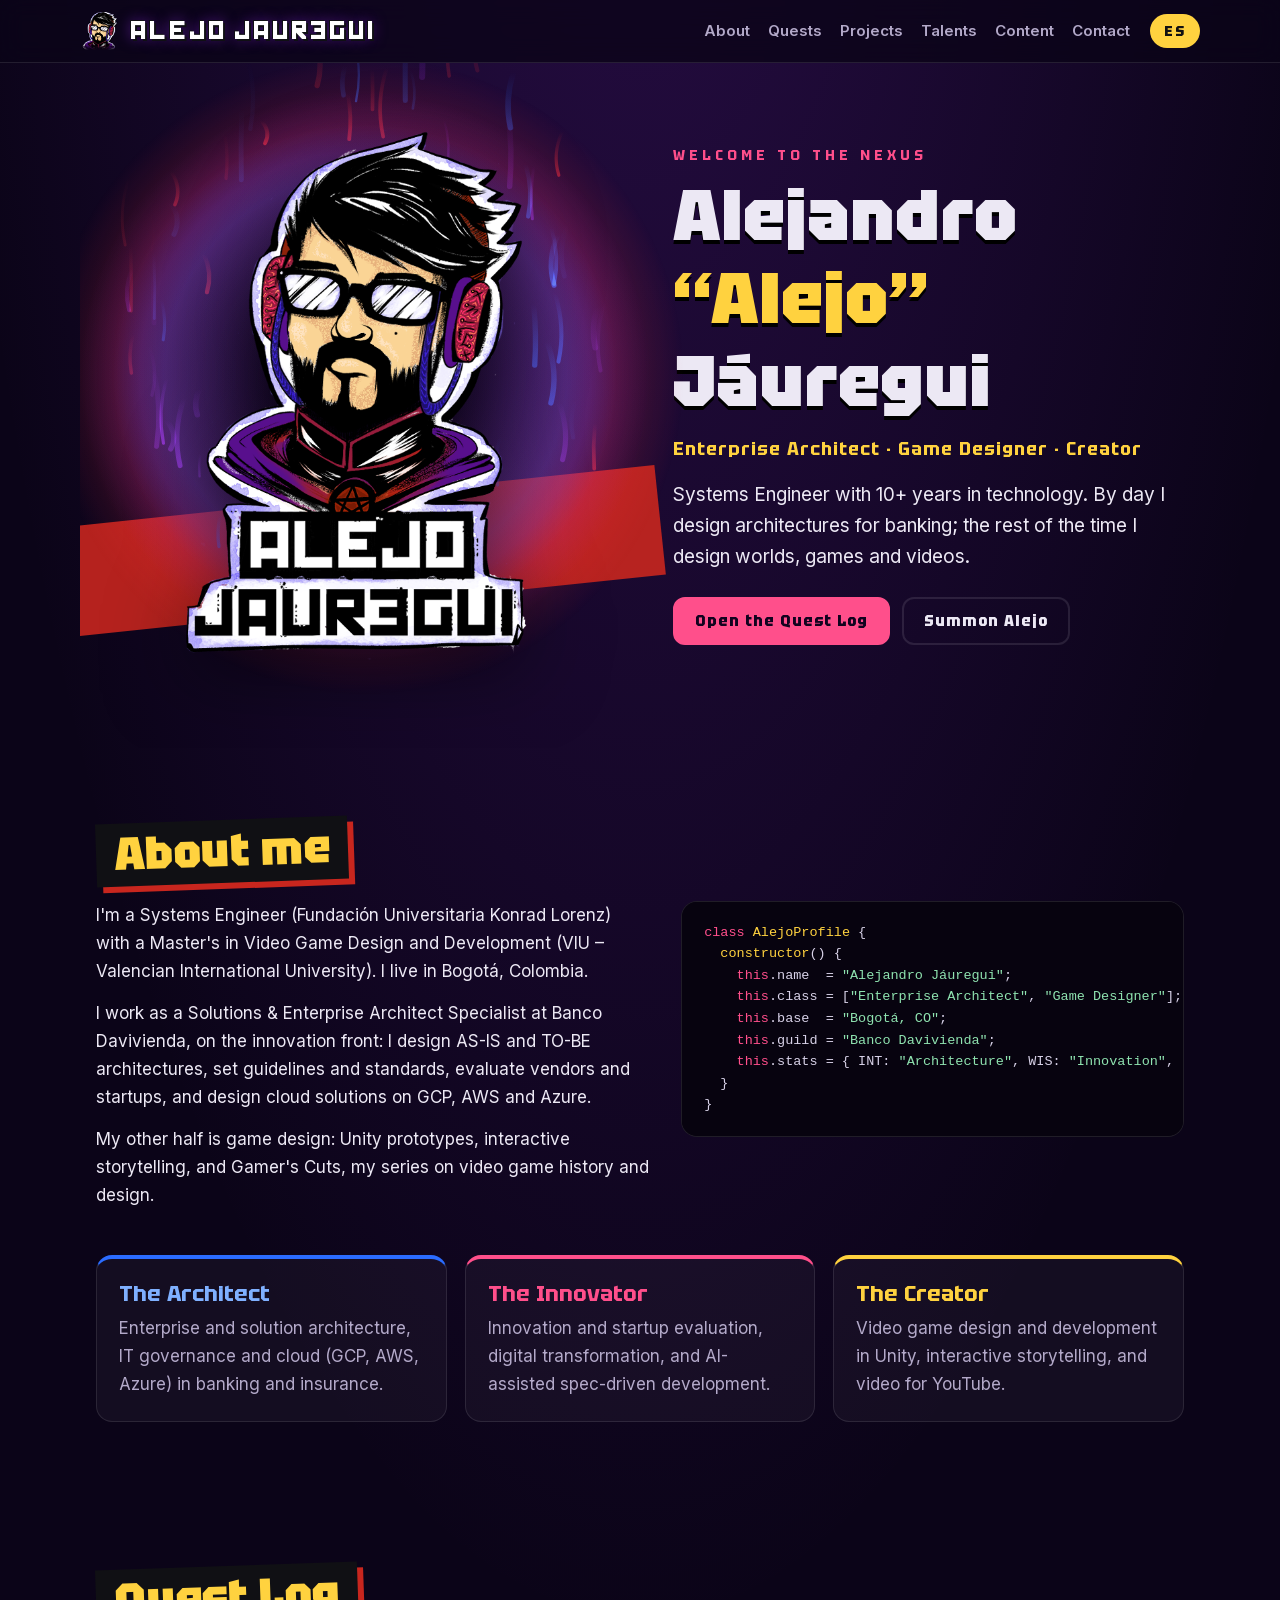
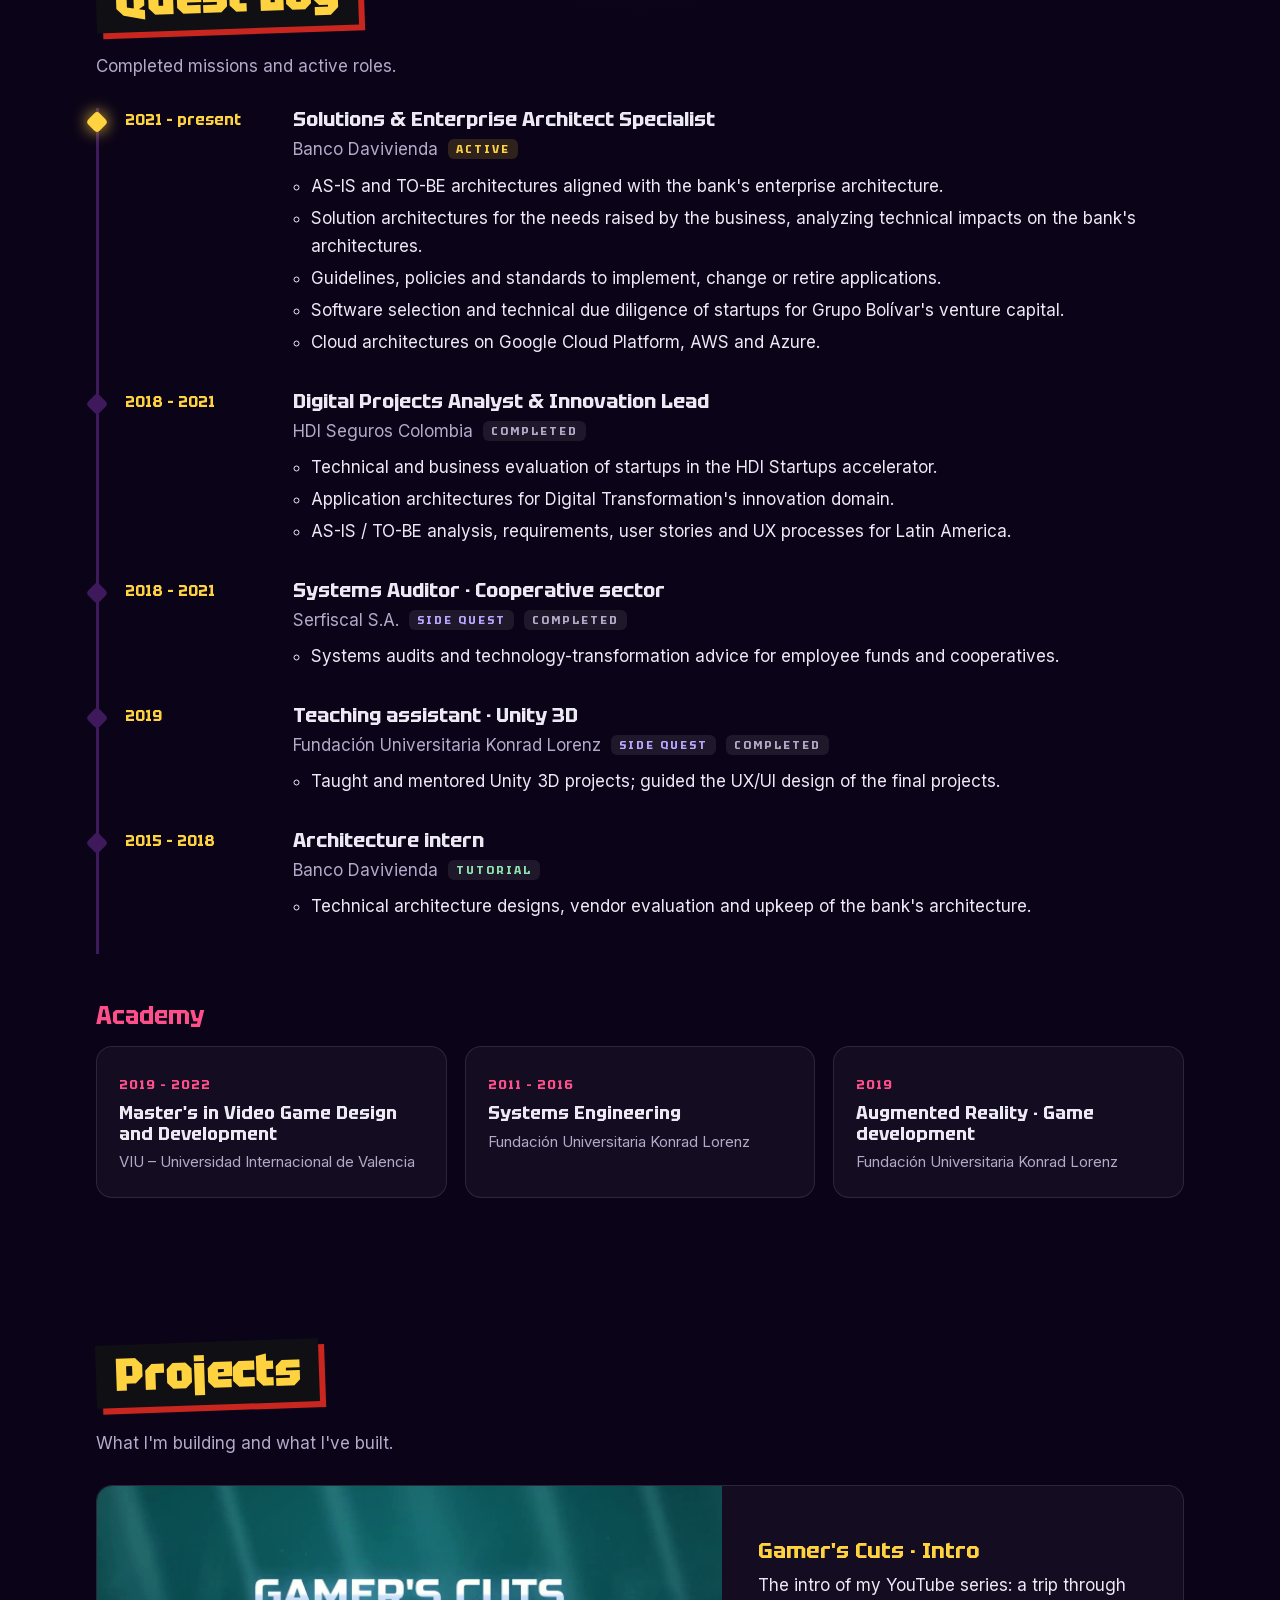
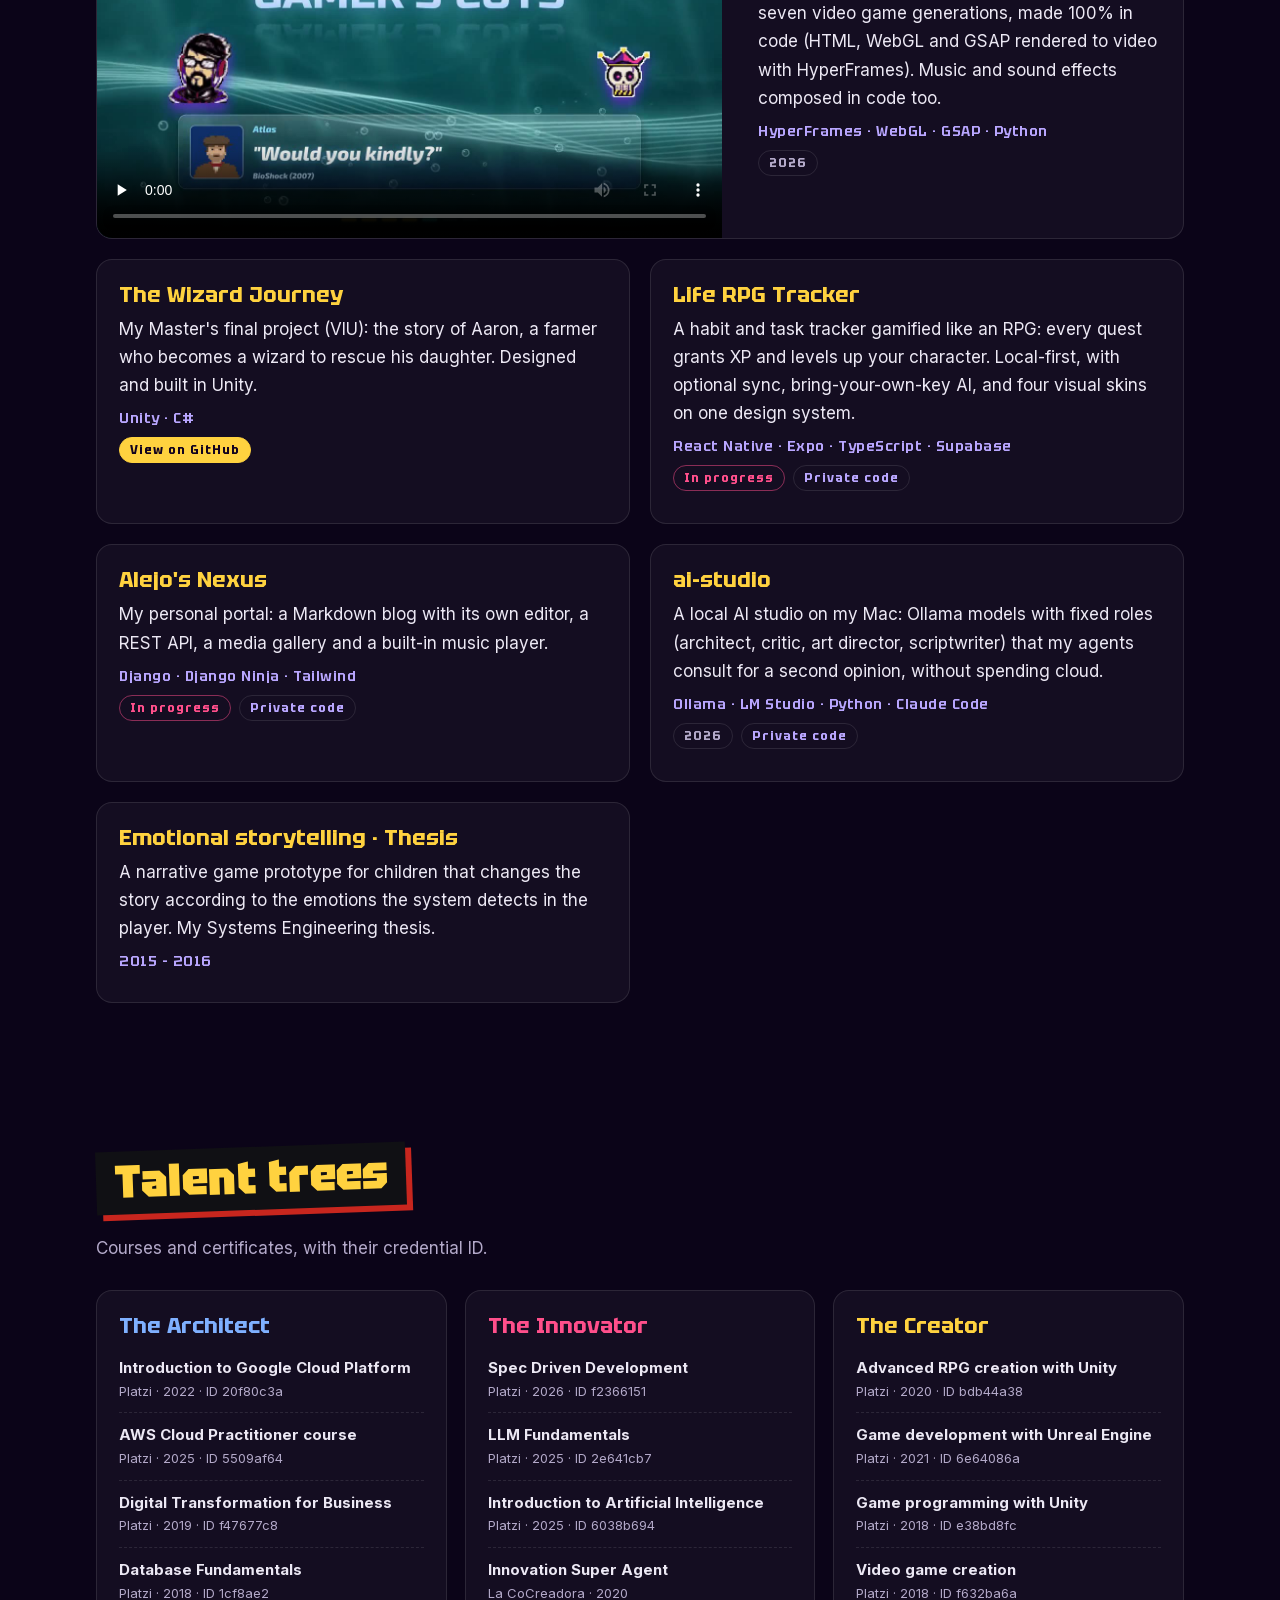
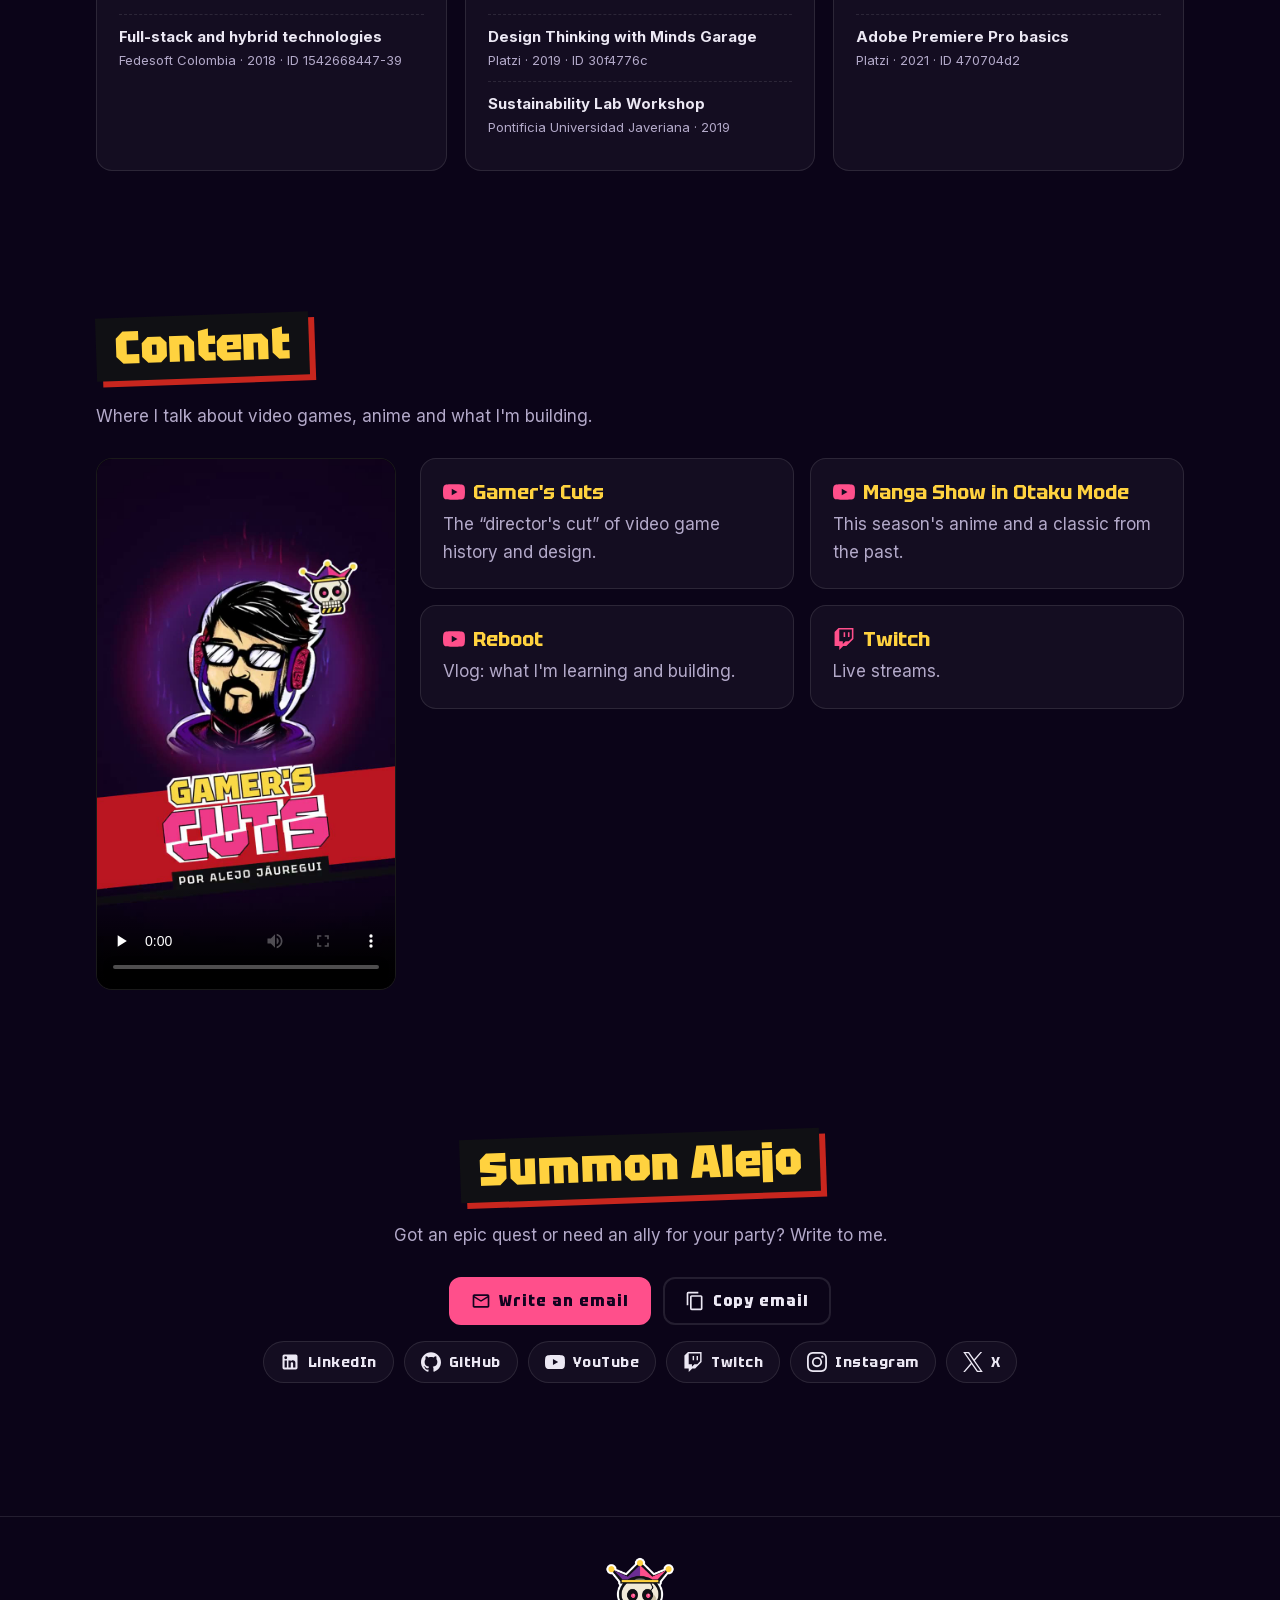
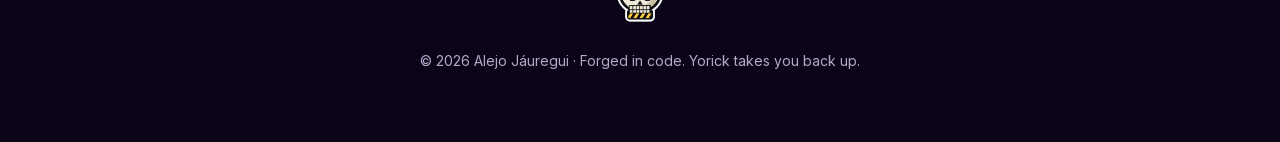
<file: index.html>
<!doctype html>
<html lang="es">
<head>
  <meta charset="UTF-8" />
  <meta name="viewport" content="width=device-width, initial-scale=1" />
  <title>Alejo Jáuregui · Enterprise Architect & Game Designer</title>
  <meta name="description" content="Alejandro (Alejo) Jáuregui: Arquitecto Empresarial en banca, Máster en Diseño y Desarrollo de Videojuegos y creador de Gamer's Cuts." />
  <meta property="og:title" content="Alejo Jáuregui · Enterprise Architect & Game Designer" />
  <meta property="og:description" content="Arquitecturas para la banca, mundos de juego y Gamer's Cuts." />
  <meta property="og:image" content="https://alejojauregui.github.io/assets/img/alejo-logo.png" />
  <meta name="theme-color" content="#0b0418" />
  <link rel="icon" href="assets/img/alejo-bust-hd.png" />
  <link rel="stylesheet" href="assets/css/site.css" />
</head>
<body>
  <a class="skip" href="#main" data-i18n="skip">Saltar al contenido</a>

  <header class="nav" id="top">
    <a class="brand" href="#hero" aria-label="Alejo Jáuregui"><img src="assets/img/alejo-bust-hd.png" alt="" width="40" height="38" /><span class="kremlin" aria-hidden="true">ALEJO JAUReGUI</span></a>
    <nav aria-label="Secciones">
      <a href="#about" data-i18n="nav.about">Sobre mí</a>
      <a href="#quests" data-i18n="nav.quests">Quests</a>
      <a href="#projects" data-i18n="nav.projects">Proyectos</a>
      <a href="#talents" data-i18n="nav.talents">Talentos</a>
      <a href="#content" data-i18n="nav.content">Contenido</a>
      <a href="#contact" data-i18n="nav.contact">Contacto</a>
    </nav>
    <button class="lang" id="lang" type="button" aria-label="Change language / Cambiar idioma">EN</button>
  </header>

  <main id="main">
    <!-- HERO -->
    <section class="hero" id="hero">
      <div class="hero-art">
        <canvas id="aura" aria-hidden="true"></canvas>
        <img class="logo" src="assets/img/alejo-logo.png" alt="Logo de Alejo Jáuregui: ilustración tipo sticker con audífonos, lentes y capa morada" width="800" height="800" />
      </div>
      <div class="hero-copy">
        <p class="kicker" data-i18n="hero.kicker">Bienvenido al Nexus</p>
        <h1>Alejandro <span class="accent">“Alejo”</span> Jáuregui</h1>
        <p class="roles"><span data-i18n="hero.r1">Arquitecto Empresarial</span> · <span>Game Designer</span> · <span data-i18n="hero.r3">Creador</span></p>
        <p class="lead" data-i18n="hero.lead">Ingeniero de Sistemas con más de 10 años en tecnología. De día diseño arquitecturas para la banca; el resto del tiempo diseño mundos, juegos y videos.</p>
        <div class="ctas">
          <a class="btn primary" href="#quests" data-i18n="hero.cta1">Ver la Quest Log</a>
          <a class="btn" href="#contact" data-i18n="hero.cta2">Invocar a Alejo</a>
        </div>
      </div>
    </section>

    <!-- ABOUT -->
    <section class="section" id="about">
      <h2 class="title" data-i18n="about.title">Sobre mí</h2>
      <div class="about">
        <div class="about-text">
          <p data-i18n="about.p1">Soy Ingeniero de Sistemas (Fundación Universitaria Konrad Lorenz) y Máster en Diseño y Desarrollo de Videojuegos (VIU – Universidad Internacional de Valencia). Vivo en Bogotá, Colombia.</p>
          <p data-i18n="about.p2">Trabajo como Especialista Arquitecto de Soluciones y Empresarial en Banco Davivienda, en el frente de innovación: diseño arquitecturas AS-IS y TO-BE, defino lineamientos y estándares, evalúo proveedores y startups, y diseño soluciones cloud en GCP, AWS y Azure.</p>
          <p data-i18n="about.p3">Mi otra mitad es el game design: prototipos en Unity, narrativa interactiva y Gamer's Cuts, mi sección sobre historia y diseño de videojuegos.</p>
        </div>
        <pre class="code" aria-label="Character sheet"><code><span class="k">class</span> <span class="c">AlejoProfile</span> {
  <span class="f">constructor</span>() {
    <span class="t">this</span>.name  = <span class="s">"Alejandro Jáuregui"</span>;
    <span class="t">this</span>.class = [<span class="s">"Enterprise Architect"</span>, <span class="s">"Game Designer"</span>];
    <span class="t">this</span>.base  = <span class="s">"Bogotá, CO"</span>;
    <span class="t">this</span>.guild = <span class="s">"Banco Davivienda"</span>;
    <span class="t">this</span>.stats = { INT: <span class="s">"Architecture"</span>, WIS: <span class="s">"Innovation"</span>, CHA: <span class="s">"Storytelling"</span> };
  }
}</code></pre>
      </div>
      <div class="facets">
        <article class="facet arch"><h3>The Architect</h3><p data-i18n="facet.arch">Arquitectura empresarial y de soluciones, gobierno de TI y nube (GCP, AWS, Azure) en banca y seguros.</p></article>
        <article class="facet inno"><h3>The Innovator</h3><p data-i18n="facet.inno">Innovación y evaluación de startups, transformación digital y desarrollo guiado por especificaciones con IA.</p></article>
        <article class="facet crea"><h3>The Creator</h3><p data-i18n="facet.crea">Diseño y desarrollo de videojuegos en Unity, narrativa interactiva y video para YouTube.</p></article>
      </div>
    </section>

    <!-- QUEST LOG -->
    <section class="section" id="quests">
      <h2 class="title" data-i18n="quests.title">Quest Log</h2>
      <p class="sub" data-i18n="quests.sub">Misiones completadas y roles activos.</p>
      <ol class="timeline">
        <li class="quest active">
          <div class="when">2021 – <span data-i18n="now">hoy</span></div>
          <div class="body">
            <h3 data-i18n="q1.role">Especialista Arquitecto de Soluciones y Empresarial</h3>
            <p class="org">Banco Davivienda <span class="tag on" data-i18n="tag.active">Activa</span></p>
            <ul>
              <li data-i18n="q1.a">Diseño de arquitecturas AS-IS y TO-BE alineadas con la arquitectura empresarial del banco.</li>
              <li data-i18n="q1.a2">Diseño de arquitecturas de soluciones para las necesidades expuestas por el negocio, analizando impactos técnicos en las arquitecturas del Banco.</li>
              <li data-i18n="q1.b">Lineamientos, políticas y estándares para implementar, modificar o retirar aplicaciones.</li>
              <li data-i18n="q1.c">Software selection y evaluación tecnológica de startups para el venture capital del Grupo Bolívar.</li>
              <li data-i18n="q1.d">Arquitecturas cloud en Google Cloud Platform, AWS y Azure.</li>
            </ul>
          </div>
        </li>
        <li class="quest">
          <div class="when">2018 – 2021</div>
          <div class="body">
            <h3 data-i18n="q2.role">Analista de Proyectos Digitales y Líder de Innovación</h3>
            <p class="org">HDI Seguros Colombia <span class="tag" data-i18n="tag.done">Completada</span></p>
            <ul>
              <li data-i18n="q2.a">Evaluación tecnológica y de negocio de startups del programa de aceleración HDI Startups.</li>
              <li data-i18n="q2.b">Arquitecturas de aplicaciones para el dominio de innovación de Transformación Digital.</li>
              <li data-i18n="q2.c">Análisis AS-IS / TO-BE, requerimientos, historias de usuario y procesos de UX para Latinoamérica.</li>
            </ul>
          </div>
        </li>
        <li class="quest">
          <div class="when">2018 – 2021</div>
          <div class="body">
            <h3 data-i18n="q3.role">Auditor de Sistemas · Sector solidario</h3>
            <p class="org">Serfiscal S.A. <span class="tag side">Side quest</span><span class="tag" data-i18n="tag.done">Completada</span></p>
            <ul><li data-i18n="q3.a">Auditorías de sistemas y asesoría de transformación tecnológica a fondos y cooperativas de empleados.</li></ul>
          </div>
        </li>
        <li class="quest">
          <div class="when">2019</div>
          <div class="body">
            <h3 data-i18n="q4.role">Docente en formación · Unity 3D</h3>
            <p class="org">Fundación Universitaria Konrad Lorenz <span class="tag side">Side quest</span><span class="tag" data-i18n="tag.done">Completada</span></p>
            <ul><li data-i18n="q4.a">Clases y acompañamiento de proyectos en Unity 3D; guía de diseño UX/UI para los proyectos finales.</li></ul>
          </div>
        </li>
        <li class="quest">
          <div class="when">2015 – 2018</div>
          <div class="body">
            <h3 data-i18n="q5.role">Practicante de Arquitectura</h3>
            <p class="org">Banco Davivienda <span class="tag tut">Tutorial</span></p>
            <ul><li data-i18n="q5.a">Diseños arquitectónicos técnicos, evaluación de proveedores y mantenimiento de la arquitectura del banco.</li></ul>
          </div>
        </li>
      </ol>
      <h3 class="subtitle" data-i18n="edu.title">Academia</h3>
      <div class="edu">
        <div class="card"><span class="year">2019 – 2022</span><h4 data-i18n="edu.viu">Máster en Diseño y Desarrollo de Videojuegos</h4><p>VIU – Universidad Internacional de Valencia</p></div>
        <div class="card"><span class="year">2011 – 2016</span><h4 data-i18n="edu.kl">Ingeniería de Sistemas</h4><p>Fundación Universitaria Konrad Lorenz</p></div>
        <div class="card"><span class="year">2019</span><h4 data-i18n="edu.ar">Realidad Aumentada · Desarrollo de videojuegos</h4><p>Fundación Universitaria Konrad Lorenz</p></div>
      </div>
    </section>

    <!-- PROJECTS -->
    <section class="section" id="projects">
      <h2 class="title" data-i18n="projects.title">Proyectos</h2>
      <p class="sub" data-i18n="projects.sub">Lo que estoy construyendo y lo que ya construí.</p>
      <div class="projects">
        <article class="project wide">
          <video controls preload="none" playsinline poster="assets/video/gamers-cuts-intro-poster.jpg" aria-label="Gamer's Cuts intro">
            <source src="assets/video/gamers-cuts-intro-720p.mp4" type="video/mp4" />
          </video>
          <div class="p-body">
            <h3>Gamer's Cuts · Intro</h3>
            <p data-i18n="p.gc">Intro de mi sección de YouTube: un viaje por siete generaciones de videojuegos, hecho 100 % con código (HTML, WebGL y GSAP renderizados a video con HyperFrames). Música y efectos de sonido compuestos en código.</p>
            <p class="stack">HyperFrames · WebGL · GSAP · Python</p>
            <p class="badges"><span class="badge" data-i18n="badge.2026">2026</span></p>
          </div>
        </article>
        <article class="project">
          <div class="p-body">
            <h3>The Wizard Journey</h3>
            <p data-i18n="p.twj">Mi trabajo final del Máster (VIU): la historia de Aaron, un granjero que se convierte en mago para rescatar a su hija. Diseño y desarrollo en Unity.</p>
            <p class="stack">Unity · C#</p>
            <p class="badges"><a class="badge link" href="https://github.com/AlejoJauregui/The-Wizard-Journey" data-i18n="badge.github">Ver en GitHub</a></p>
          </div>
        </article>
        <article class="project">
          <div class="p-body">
            <h3>Life RPG Tracker</h3>
            <p data-i18n="p.rpg">App de hábitos y tareas gamificada como un RPG: cada misión da XP y hace progresar a tu personaje. Pensada local-first, con sincronización opcional e IA con tu propia API key, y cuatro skins visuales sobre un mismo sistema de diseño.</p>
            <p class="stack">React Native · Expo · TypeScript · Supabase</p>
            <p class="badges"><span class="badge wip" data-i18n="badge.wip">En desarrollo</span><span class="badge priv" data-i18n="badge.private">Código privado</span></p>
          </div>
        </article>
        <article class="project">
          <div class="p-body">
            <h3 data-i18n="p.nexus.t">El Nexo de Alejo</h3>
            <p data-i18n="p.nexus">Mi portal personal: blog en Markdown con editor propio, API REST, galería multimedia y un reproductor de música integrado.</p>
            <p class="stack">Django · Django Ninja · Tailwind</p>
            <p class="badges"><span class="badge wip" data-i18n="badge.wip">En desarrollo</span><span class="badge priv" data-i18n="badge.private">Código privado</span></p>
          </div>
        </article>
        <article class="project">
          <div class="p-body">
            <h3>ai-studio</h3>
            <p data-i18n="p.ai">Un estudio de IA local en mi Mac: modelos de Ollama con roles fijos (arquitecto, crítico, director de arte y guionista) que mis agentes consultan como segunda opinión, sin gastar nube.</p>
            <p class="stack">Ollama · LM Studio · Python · Claude Code</p>
            <p class="badges"><span class="badge" data-i18n="badge.2026">2026</span><span class="badge priv" data-i18n="badge.private">Código privado</span></p>
          </div>
        </article>
        <article class="project">
          <div class="p-body">
            <h3 data-i18n="p.thesis.t">Narrativa emocional · Tesis</h3>
            <p data-i18n="p.thesis">Prototipo de videojuego narrativo para niños que cambia la historia según las emociones que el sistema detecta en el jugador. Mi tesis de Ingeniería de Sistemas.</p>
            <p class="stack">2015 – 2016</p>
          </div>
        </article>
      </div>
    </section>

    <!-- TALENT TREES -->
    <section class="section" id="talents">
      <h2 class="title" data-i18n="talents.title">Árboles de talento</h2>
      <p class="sub" data-i18n="talents.sub">Cursos y certificaciones, con su ID de credencial.</p>
      <div class="trees">
        <div class="tree arch">
          <h3>The Architect</h3>
          <ul>
            <li><b data-i18n="c.gcp">Introducción a Google Cloud Platform</b><span>Platzi · 2022 · ID 20f80c3a</span></li>
            <li><b data-i18n="c.aws">Curso AWS Cloud Practitioner</b><span>Platzi · 2025 · ID 5509af64</span></li>
            <li><b data-i18n="c.td">Transformación Digital para Empresas</b><span>Platzi · 2019 · ID f47677c8</span></li>
            <li><b data-i18n="c.db">Fundamentos de Bases de Datos</b><span>Platzi · 2018 · ID 1cf8ae2</span></li>
            <li><b data-i18n="c.fs">Desarrollo Fullstack y tecnologías híbridas</b><span>Fedesoft Colombia · 2018 · ID 1542668447-39</span></li>
          </ul>
        </div>
        <div class="tree inno">
          <h3>The Innovator</h3>
          <ul>
            <li><b data-i18n="c.sdd">Spec Driven Development</b><span>Platzi · 2026 · ID f2366151</span></li>
            <li><b data-i18n="c.llm">Fundamentos de LLMs</b><span>Platzi · 2025 · ID 2e641cb7</span></li>
            <li><b data-i18n="c.ia">Introducción a la Inteligencia Artificial</b><span>Platzi · 2025 · ID 6038b694</span></li>
            <li><b data-i18n="c.agent">Súper Agente de Innovación</b><span>La CoCreadora · 2020</span></li>
            <li><b data-i18n="c.dt">Design Thinking con Minds Garage</b><span>Platzi · 2019 · ID 30f4776c</span></li>
            <li><b data-i18n="c.sus">Taller Laboratorio de Sostenibilidad</b><span>Pontificia Universidad Javeriana · 2019</span></li>
          </ul>
        </div>
        <div class="tree crea">
          <h3>The Creator</h3>
          <ul>
            <li><b data-i18n="c.rpg">Curso Avanzado de creación de RPGs con Unity</b><span>Platzi · 2020 · ID bdb44a38</span></li>
            <li><b data-i18n="c.ue">Desarrollo de Videojuegos con Unreal Engine</b><span>Platzi · 2021 · ID 6e64086a</span></li>
            <li><b data-i18n="c.unity">Programación de Videojuegos con Unity</b><span>Platzi · 2018 · ID e38bd8fc</span></li>
            <li><b data-i18n="c.vg">Creación de videojuegos</b><span>Platzi · 2018 · ID f632ba6a</span></li>
            <li><b data-i18n="c.pr">Adobe Premiere Pro básico</b><span>Platzi · 2021 · ID 470704d2</span></li>
          </ul>
        </div>
      </div>
    </section>

    <!-- CONTENT -->
    <section class="section" id="content">
      <h2 class="title" data-i18n="content.title">Contenido</h2>
      <p class="sub" data-i18n="content.sub">Donde hablo de videojuegos, anime y lo que voy construyendo.</p>
      <div class="content">
        <video class="short" controls preload="none" playsinline poster="assets/video/gamers-cuts-short-poster.jpg" aria-label="Gamer's Cuts Short intro">
          <source src="assets/video/gamers-cuts-short-720.mp4" type="video/mp4" />
        </video>
        <div class="channels">
          <a class="channel" data-link="gamersCuts"><h3><svg class="ico" aria-hidden="true" focusable="false" xmlns="http://www.w3.org/2000/svg" viewBox="0 0 24 24"><path fill="currentColor" d="M23.498 6.186a3.02 3.02 0 0 0-2.122-2.136C19.505 3.545 12 3.545 12 3.545s-7.505 0-9.377.505A3.02 3.02 0 0 0 .502 6.186C0 8.07 0 12 0 12s0 3.93.502 5.814a3.02 3.02 0 0 0 2.122 2.136c1.871.505 9.376.505 9.376.505s7.505 0 9.377-.505a3.02 3.02 0 0 0 2.122-2.136C24 15.93 24 12 24 12s0-3.93-.502-5.814M9.545 15.568V8.432L15.818 12z"/></svg>Gamer's Cuts</h3><p data-i18n="ch.gc">El “director's cut” de la historia y el diseño de videojuegos.</p></a>
          <a class="channel" data-link="mangaShow"><h3><svg class="ico" aria-hidden="true" focusable="false" xmlns="http://www.w3.org/2000/svg" viewBox="0 0 24 24"><path fill="currentColor" d="M23.498 6.186a3.02 3.02 0 0 0-2.122-2.136C19.505 3.545 12 3.545 12 3.545s-7.505 0-9.377.505A3.02 3.02 0 0 0 .502 6.186C0 8.07 0 12 0 12s0 3.93.502 5.814a3.02 3.02 0 0 0 2.122 2.136c1.871.505 9.376.505 9.376.505s7.505 0 9.377-.505a3.02 3.02 0 0 0 2.122-2.136C24 15.93 24 12 24 12s0-3.93-.502-5.814M9.545 15.568V8.432L15.818 12z"/></svg>Manga Show in Otaku Mode</h3><p data-i18n="ch.ms">Los animes de la temporada y un clásico del pasado.</p></a>
          <a class="channel" data-link="reboot"><h3><svg class="ico" aria-hidden="true" focusable="false" xmlns="http://www.w3.org/2000/svg" viewBox="0 0 24 24"><path fill="currentColor" d="M23.498 6.186a3.02 3.02 0 0 0-2.122-2.136C19.505 3.545 12 3.545 12 3.545s-7.505 0-9.377.505A3.02 3.02 0 0 0 .502 6.186C0 8.07 0 12 0 12s0 3.93.502 5.814a3.02 3.02 0 0 0 2.122 2.136c1.871.505 9.376.505 9.376.505s7.505 0 9.377-.505a3.02 3.02 0 0 0 2.122-2.136C24 15.93 24 12 24 12s0-3.93-.502-5.814M9.545 15.568V8.432L15.818 12z"/></svg>Reboot</h3><p data-i18n="ch.rb">Vlog: lo que estoy aprendiendo y construyendo.</p></a>
          <a class="channel" data-link="twitch"><h3><svg class="ico" aria-hidden="true" focusable="false" xmlns="http://www.w3.org/2000/svg" viewBox="0 0 24 24"><path fill="currentColor" d="M11.571 4.714h1.715v5.143H11.57zm4.715 0H18v5.143h-1.714zM6 0L1.714 4.286v15.428h5.143V24l4.286-4.286h3.428L22.286 12V0zm14.571 11.143l-3.428 3.428h-3.429l-3 3v-3H6.857V1.714h13.714Z"/></svg>Twitch</h3><p data-i18n="ch.tw">Streams en vivo.</p></a>
        </div>
      </div>
    </section>

    <!-- CONTACT -->
    <section class="section contact" id="contact">
      <h2 class="title" data-i18n="contact.title">Invocar a Alejo</h2>
      <p class="sub" data-i18n="contact.sub">¿Tienes una misión épica o necesitas un aliado para tu party? Escríbeme.</p>
      <div class="contact-row">
        <a class="btn primary" id="mail" href="#contact"><svg class="ico" aria-hidden="true" focusable="false" xmlns="http://www.w3.org/2000/svg" viewBox="0 0 24 24"><path fill="currentColor" d="M22 6c0-1.1-.9-2-2-2H4c-1.1 0-2 .9-2 2v12c0 1.1.9 2 2 2h16c1.1 0 2-.9 2-2zm-2 0l-8 5l-8-5zm0 12H4V8l8 5l8-5z"/></svg><span data-i18n="contact.write">Escribir un correo</span></a>
        <button class="btn" id="copy" type="button"><svg class="ico" aria-hidden="true" focusable="false" xmlns="http://www.w3.org/2000/svg" viewBox="0 0 24 24"><path fill="currentColor" d="M19 21H8V7h11m0-2H8a2 2 0 0 0-2 2v14a2 2 0 0 0 2 2h11a2 2 0 0 0 2-2V7a2 2 0 0 0-2-2m-3-4H4a2 2 0 0 0-2 2v14h2V3h12z"/></svg><span data-i18n="contact.copy">Copiar correo</span></button>
      </div>
      <div class="social" aria-label="Redes">
        <a class="soc in" href="https://www.linkedin.com/in/alejandro-jauregui-salamanca/" rel="me noopener"><svg class="ico" aria-hidden="true" focusable="false" xmlns="http://www.w3.org/2000/svg" viewBox="0 0 24 24"><path fill="currentColor" d="M19 3a2 2 0 0 1 2 2v14a2 2 0 0 1-2 2H5a2 2 0 0 1-2-2V5a2 2 0 0 1 2-2zm-.5 15.5v-5.3a3.26 3.26 0 0 0-3.26-3.26c-.85 0-1.84.52-2.32 1.3v-1.11h-2.79v8.37h2.79v-4.93c0-.77.62-1.4 1.39-1.4a1.4 1.4 0 0 1 1.4 1.4v4.93zM6.88 8.56a1.68 1.68 0 0 0 1.68-1.68c0-.93-.75-1.69-1.68-1.69a1.69 1.69 0 0 0-1.69 1.69c0 .93.76 1.68 1.69 1.68m1.39 9.94v-8.37H5.5v8.37z"/></svg><span>LinkedIn</span></a>
        <a class="soc gh" href="https://github.com/AlejoJauregui" rel="me noopener"><svg class="ico" aria-hidden="true" focusable="false" xmlns="http://www.w3.org/2000/svg" viewBox="0 0 24 24"><path fill="currentColor" d="M12 .297c-6.63 0-12 5.373-12 12c0 5.303 3.438 9.8 8.205 11.385c.6.113.82-.258.82-.577c0-.285-.01-1.04-.015-2.04c-3.338.724-4.042-1.61-4.042-1.61C4.422 18.07 3.633 17.7 3.633 17.7c-1.087-.744.084-.729.084-.729c1.205.084 1.838 1.236 1.838 1.236c1.07 1.835 2.809 1.305 3.495.998c.108-.776.417-1.305.76-1.605c-2.665-.3-5.466-1.332-5.466-5.93c0-1.31.465-2.38 1.235-3.22c-.135-.303-.54-1.523.105-3.176c0 0 1.005-.322 3.3 1.23c.96-.267 1.98-.399 3-.405c1.02.006 2.04.138 3 .405c2.28-1.552 3.285-1.23 3.285-1.23c.645 1.653.24 2.873.12 3.176c.765.84 1.23 1.91 1.23 3.22c0 4.61-2.805 5.625-5.475 5.92c.42.36.81 1.096.81 2.22c0 1.606-.015 2.896-.015 3.286c0 .315.21.69.825.57C20.565 22.092 24 17.592 24 12.297c0-6.627-5.373-12-12-12"/></svg><span>GitHub</span></a>
        <a class="soc yt" data-link="youtube"><svg class="ico" aria-hidden="true" focusable="false" xmlns="http://www.w3.org/2000/svg" viewBox="0 0 24 24"><path fill="currentColor" d="M23.498 6.186a3.02 3.02 0 0 0-2.122-2.136C19.505 3.545 12 3.545 12 3.545s-7.505 0-9.377.505A3.02 3.02 0 0 0 .502 6.186C0 8.07 0 12 0 12s0 3.93.502 5.814a3.02 3.02 0 0 0 2.122 2.136c1.871.505 9.376.505 9.376.505s7.505 0 9.377-.505a3.02 3.02 0 0 0 2.122-2.136C24 15.93 24 12 24 12s0-3.93-.502-5.814M9.545 15.568V8.432L15.818 12z"/></svg><span>YouTube</span></a>
        <a class="soc tw" data-link="twitch"><svg class="ico" aria-hidden="true" focusable="false" xmlns="http://www.w3.org/2000/svg" viewBox="0 0 24 24"><path fill="currentColor" d="M11.571 4.714h1.715v5.143H11.57zm4.715 0H18v5.143h-1.714zM6 0L1.714 4.286v15.428h5.143V24l4.286-4.286h3.428L22.286 12V0zm14.571 11.143l-3.428 3.428h-3.429l-3 3v-3H6.857V1.714h13.714Z"/></svg><span>Twitch</span></a>
        <a class="soc ig" data-link="instagram"><svg class="ico" aria-hidden="true" focusable="false" xmlns="http://www.w3.org/2000/svg" viewBox="0 0 24 24"><path fill="currentColor" d="M7.03.084c-1.277.06-2.149.264-2.91.563a5.9 5.9 0 0 0-2.124 1.388a5.9 5.9 0 0 0-1.38 2.127C.321 4.926.12 5.8.064 7.076s-.069 1.688-.063 4.947s.021 3.667.083 4.947c.061 1.277.264 2.149.563 2.911c.308.789.72 1.457 1.388 2.123a5.9 5.9 0 0 0 2.129 1.38c.763.295 1.636.496 2.913.552c1.278.056 1.689.069 4.947.063s3.668-.021 4.947-.082c1.28-.06 2.147-.265 2.91-.563a5.9 5.9 0 0 0 2.123-1.388a5.9 5.9 0 0 0 1.38-2.129c.295-.763.496-1.636.551-2.912c.056-1.28.07-1.69.063-4.948c-.006-3.258-.02-3.667-.081-4.947c-.06-1.28-.264-2.148-.564-2.911a5.9 5.9 0 0 0-1.387-2.123a5.9 5.9 0 0 0-2.128-1.38c-.764-.294-1.636-.496-2.914-.55C15.647.009 15.236-.006 11.977 0S8.31.021 7.03.084m.14 21.693c-1.17-.05-1.805-.245-2.228-.408a3.7 3.7 0 0 1-1.382-.895a3.7 3.7 0 0 1-.9-1.378c-.165-.423-.363-1.058-.417-2.228c-.06-1.264-.072-1.644-.08-4.848c-.006-3.204.006-3.583.061-4.848c.05-1.169.246-1.805.408-2.228c.216-.561.477-.96.895-1.382a3.7 3.7 0 0 1 1.379-.9c.423-.165 1.057-.361 2.227-.417c1.265-.06 1.644-.072 4.848-.08c3.203-.006 3.583.006 4.85.062c1.168.05 1.804.244 2.227.408c.56.216.96.475 1.382.895s.681.817.9 1.378c.165.422.362 1.056.417 2.227c.06 1.265.074 1.645.08 4.848c.005 3.203-.006 3.583-.061 4.848c-.051 1.17-.245 1.805-.408 2.23c-.216.56-.477.96-.896 1.38a3.7 3.7 0 0 1-1.378.9c-.422.165-1.058.362-2.226.418c-1.266.06-1.645.072-4.85.079s-3.582-.006-4.848-.06m9.783-16.192a1.44 1.44 0 1 0 1.437-1.442a1.44 1.44 0 0 0-1.437 1.442M5.839 12.012a6.161 6.161 0 1 0 12.323-.024a6.162 6.162 0 0 0-12.323.024M8 12.008A4 4 0 1 1 12.008 16A4 4 0 0 1 8 12.008"/></svg><span>Instagram</span></a>
        <a class="soc x" data-link="x"><svg class="ico" aria-hidden="true" focusable="false" xmlns="http://www.w3.org/2000/svg" viewBox="0 0 24 24"><path fill="currentColor" d="M14.234 10.162L22.977 0h-2.072l-7.591 8.824L7.251 0H.258l9.168 13.343L.258 24H2.33l8.016-9.318L16.749 24h6.993zm-2.837 3.299l-.929-1.329L3.076 1.56h3.182l5.965 8.532l.929 1.329l7.754 11.09h-3.182z"/></svg><span>X</span></a>
      </div>
      <p class="copied" id="copied" role="status" aria-live="polite"></p>
    </section>
  </main>

  <footer class="footer">
    <a class="yorick" href="#hero" id="to-top" aria-label="Volver arriba">
      <img class="y-closed" src="assets/img/yorick-hd-closed.png" alt="" width="72" height="72" />
      <img class="y-open" src="assets/img/yorick-hd-open.png" alt="" width="72" height="72" />
    </a>
    <p data-i18n="footer">© 2026 Alejo Jáuregui · Forjado en el código. Yorick te lleva arriba.</p>
  </footer>

  <script src="assets/js/links.js"></script>
  <script src="assets/js/site.js"></script>
</body>
</html>
</file>
<file: assets/css/site.css>
@font-face { font-family: "Tektur"; src: url("../fonts/tektur-var.woff2") format("woff2"); font-weight: 400 900; font-display: swap; }
/* Kremlin (Vic Fieger, dafont "100% Free"): the lettering of Alejo's logo. Its lowercase "e" is the "3" in JAUR3GUI. */
@font-face { font-family: "Kremlin"; src: url("../fonts/kremlin.ttf") format("truetype"); font-display: swap; }
@font-face { font-family: "Inter"; src: url("../fonts/inter-var.woff2") format("woff2"); font-weight: 300 900; font-display: swap; }

:root {
  --bg: #0b0418;
  --bg-2: #140828;
  --panel: rgba(255, 255, 255, .04);
  --line: rgba(255, 255, 255, .1);
  --text: #ece8f4;
  --muted: #b3a9c9;
  --purple: #8a2be2;
  --purple-deep: #3e1a5c;
  --pink: #ff4f8b;
  --gold: #ffd23f;
  --blue: #2b6cff;
  --red: #c8261e;
  --radius: 16px;
  --max: 1120px;
}

* { box-sizing: border-box; }
html { scroll-behavior: smooth; scroll-padding-top: 80px; }
body {
  margin: 0; background: var(--bg); color: var(--text);
  font: 400 17px/1.65 "Inter", system-ui, sans-serif;
  background-image: radial-gradient(ellipse 80% 50% at 50% -10%, rgba(138, 43, 226, .25), transparent 70%);
}
a { color: inherit; }
img { max-width: 100%; height: auto; }
h1, h2, h3, h4 { font-family: "Tektur", sans-serif; line-height: 1.15; margin: 0; }
.skip { position: absolute; left: -999px; }
.skip:focus { left: 16px; top: 16px; z-index: 99; background: var(--gold); color: #111; padding: 8px 12px; border-radius: 8px; }

/* nav */
.nav { position: sticky; top: 0; z-index: 20; display: flex; align-items: center; gap: 20px; padding: 12px max(16px, calc((100% - var(--max)) / 2));
  background: rgba(11, 4, 24, .78); backdrop-filter: blur(12px); border-bottom: 1px solid var(--line); }
.brand { display: flex; align-items: center; gap: 10px; text-decoration: none; }
.brand .kremlin { font: 400 24px/1 "Kremlin", "Tektur", sans-serif; letter-spacing: 2px; color: #fff;
  text-shadow: 2px 2px 0 #101014, -1px -1px 0 #101014, 0 0 14px rgba(138, 43, 226, .6); white-space: nowrap; }
.brand img { width: 40px; height: auto; }
.nav nav { display: flex; gap: 18px; margin-left: auto; flex-wrap: wrap; }
.nav nav a { text-decoration: none; color: var(--muted); font-weight: 600; font-size: 15px; }
.nav nav a:hover { color: var(--gold); }
.lang { font: 800 14px "Tektur"; letter-spacing: 2px; color: #111; background: var(--gold); border: 0; border-radius: 999px; padding: 8px 14px; cursor: pointer; }

/* hero */
.hero { position: relative; display: grid; grid-template-columns: 1.05fr 1fr; align-items: center; gap: 40px;
  max-width: var(--max); margin: 0 auto; padding: 60px 16px 80px; overflow: hidden; }
.hero::before { content: ""; position: absolute; left: -10%; width: 62%; top: 64%; height: 110px; background: var(--red); transform: rotate(-6deg); opacity: .9; z-index: -1; }
.hero-art { position: relative; aspect-ratio: 1; }
.hero-art canvas { position: absolute; inset: -12%; width: 124%; height: 124%; }
.hero-art .logo { position: relative; width: 100%; filter: drop-shadow(0 20px 40px rgba(0, 0, 0, .5)); }
.kicker { font: 700 14px "Tektur"; letter-spacing: 4px; text-transform: uppercase; color: var(--pink); margin: 0 0 10px; }
.hero h1 { font-size: clamp(40px, 6vw, 72px); font-weight: 900; text-shadow: 0 4px 0 #000; }
.accent { color: var(--gold); }
.roles { font: 700 18px "Tektur"; color: var(--gold); margin: 14px 0; letter-spacing: 1px; }
.lead { color: var(--text); font-size: 19px; max-width: 34em; }
.ctas, .contact-row { display: flex; flex-wrap: wrap; gap: 12px; margin-top: 24px; }
.btn { display: inline-flex; align-items: center; gap: 8px; font: 800 15px "Tektur"; letter-spacing: 1px; text-decoration: none; color: var(--text); background: transparent;
  border: 2px solid var(--line); border-radius: 12px; padding: 12px 20px; cursor: pointer; transition: transform .15s, border-color .15s, background .15s; }
.btn:hover { transform: translateY(-2px); border-color: var(--pink); }
.btn.primary { background: var(--pink); border-color: var(--pink); color: #12031f; }
.btn.primary:hover { background: var(--gold); border-color: var(--gold); }
.btn[aria-disabled="true"] { opacity: .45; pointer-events: none; }

/* sections */
.section { max-width: var(--max); margin: 0 auto; padding: 72px 16px; }
.title { font-size: clamp(32px, 4vw, 46px); font-weight: 900; display: inline-block; padding: 4px 18px 6px; background: #101014; color: var(--gold);
  transform: rotate(-2deg); box-shadow: 6px 6px 0 var(--red); margin-bottom: 18px; }
.sub { color: var(--muted); margin: 6px 0 28px; }
.subtitle { font-size: 24px; color: var(--pink); margin: 48px 0 16px; }

.about { display: grid; grid-template-columns: 1.1fr 1fr; gap: 32px; align-items: start; }
.about-text p { margin: 0 0 14px; }
.code { margin: 0; padding: 20px 22px; background: #07030f; border: 1px solid var(--line); border-radius: var(--radius); overflow-x: auto;
  font: 13.5px/1.6 ui-monospace, SFMono-Regular, Menlo, monospace; color: #d8d2e8; }
.code .k, .code .t { color: var(--pink); } .code .c, .code .f { color: var(--gold); } .code .s { color: #8fe3b0; }
.facets { display: grid; grid-template-columns: repeat(3, 1fr); gap: 18px; margin-top: 32px; }
.facet, .card, .project, .tree, .channel { background: var(--panel); border: 1px solid var(--line); border-radius: var(--radius); padding: 22px; }
.facet h3, .tree h3 { font-size: 22px; margin-bottom: 8px; }
.facet p { margin: 0; color: var(--muted); }
.arch h3 { color: #7fb0ff; } .inno h3 { color: var(--pink); } .crea h3 { color: var(--gold); }
.facet.arch { border-top: 4px solid var(--blue); } .facet.inno { border-top: 4px solid var(--pink); } .facet.crea { border-top: 4px solid var(--gold); }

/* quest log */
.timeline { list-style: none; margin: 0; padding: 0; border-left: 3px solid var(--purple-deep); }
.quest { position: relative; display: grid; grid-template-columns: 150px 1fr; gap: 18px; padding: 0 0 30px 26px; }
.quest::before { content: ""; position: absolute; left: -10px; top: 6px; width: 16px; height: 16px; border-radius: 4px; background: var(--purple-deep); transform: rotate(45deg); }
.quest.active::before { background: var(--gold); box-shadow: 0 0 16px var(--gold); }
.when { font: 700 15px "Tektur"; color: var(--gold); padding-top: 2px; }
.quest h3 { font-size: 20px; }
.org { color: var(--muted); margin: 4px 0 8px; display: flex; flex-wrap: wrap; align-items: center; gap: 10px; }
.quest ul { margin: 0; padding-left: 18px; color: var(--text); }
.quest li { margin: 4px 0; }
.tag { font: 700 11px "Tektur"; letter-spacing: 2px; text-transform: uppercase; padding: 3px 8px; border-radius: 6px; background: rgba(255, 255, 255, .08); color: var(--muted); }
.tag.on { background: rgba(255, 210, 63, .15); color: var(--gold); } .tag.side { color: #b9a6ff; } .tag.tut { color: #8fe3b0; }
.edu { display: grid; grid-template-columns: repeat(3, 1fr); gap: 18px; }
.card .year { font: 700 13px "Tektur"; color: var(--pink); letter-spacing: 1px; }
.card h4 { font-size: 18px; margin: 6px 0; } .card p { margin: 0; color: var(--muted); font-size: 15px; }

/* projects */
.projects { display: grid; grid-template-columns: repeat(2, 1fr); gap: 20px; }
.project { display: flex; flex-direction: column; gap: 14px; padding: 0; overflow: hidden; }
.project.wide { grid-column: 1 / -1; display: grid; grid-template-columns: 1.4fr 1fr; align-items: center; }
.project video { width: 100%; display: block; background: #000; }
.p-body { padding: 22px; }
.p-body h3 { font-size: 22px; color: var(--gold); margin-bottom: 8px; }
.p-body p { margin: 0 0 10px; }
.stack { font: 600 14px "Tektur"; color: #b9a6ff; letter-spacing: .5px; }
.badges { display: flex; flex-wrap: wrap; gap: 8px; }
.badge { font: 700 12px "Tektur"; letter-spacing: 1px; padding: 4px 10px; border-radius: 999px; border: 1px solid var(--line); color: var(--muted); text-decoration: none; }
.badge.link { color: #12031f; background: var(--gold); border-color: var(--gold); }
.badge.wip { color: var(--pink); border-color: rgba(255, 79, 139, .5); }
.badge.priv { color: #b9a6ff; }

/* talent trees */
.trees { display: grid; grid-template-columns: repeat(3, 1fr); gap: 18px; }
.tree ul { list-style: none; margin: 0; padding: 0; }
.tree li { display: flex; flex-direction: column; padding: 10px 0; border-bottom: 1px dashed var(--line); }
.tree li:last-child { border-bottom: 0; }
.tree b { font-weight: 700; font-size: 15px; }
.tree span { font-size: 13px; color: var(--muted); }

/* content */
.content { display: grid; grid-template-columns: 300px 1fr; gap: 24px; align-items: start; }
.short { width: 100%; border-radius: var(--radius); background: #000; border: 1px solid var(--line); }
.channels { display: grid; grid-template-columns: repeat(2, 1fr); gap: 16px; }
.channel { text-decoration: none; display: block; transition: border-color .15s, transform .15s; }
.channel h3 { font-size: 20px; color: var(--gold); margin-bottom: 6px; }
.channel p { margin: 0; color: var(--muted); }
.channel[href]:hover { border-color: var(--pink); transform: translateY(-2px); }
.channel:not([href]) h3::after { content: attr(data-soon); margin-left: 10px; font: 700 11px "Tektur"; letter-spacing: 2px; color: var(--pink); vertical-align: middle; }

/* icons + social */
.ico { width: 20px; height: 20px; flex: none; }
.channel h3 .ico { width: 22px; height: 22px; vertical-align: -4px; margin-right: 8px; color: var(--pink); }
.social { display: flex; flex-wrap: wrap; justify-content: center; gap: 10px; margin-top: 16px; }
.soc { display: inline-flex; align-items: center; gap: 8px; padding: 10px 16px; border-radius: 999px; border: 1px solid var(--line);
  background: var(--panel); color: var(--text); text-decoration: none; font: 700 14px "Tektur"; letter-spacing: .5px; transition: color .15s, border-color .15s, transform .15s; }
.soc:hover { transform: translateY(-2px); }
.soc.in:hover { color: #4d9bf0; border-color: #0a66c2; } .soc.gh:hover { color: #fff; border-color: #fff; }
.soc.yt:hover { color: #ff3b47; border-color: #ff0033; } .soc.tw:hover { color: #a970ff; border-color: #9146ff; }
.soc.ig:hover { color: #ff5c9a; border-color: #e1306c; } .soc.x:hover { color: #fff; border-color: #fff; }

/* contact + footer */
.contact { text-align: center; }
.contact .contact-row { justify-content: center; }
.copied { min-height: 1.6em; color: var(--gold); font-weight: 600; }
.footer { display: flex; flex-direction: column; align-items: center; gap: 6px; padding: 40px 16px 56px; color: var(--muted); font-size: 14px; border-top: 1px solid var(--line); }
.yorick { position: relative; display: block; width: 72px; height: 72px; }
.yorick img { position: absolute; inset: 0; transition: transform .2s; }
.yorick .y-open { opacity: 0; }
.yorick:hover .y-closed { opacity: 0; } .yorick:hover .y-open { opacity: 1; }
.yorick:hover img { transform: translateY(-6px) rotate(-6deg); }
.yorick.jump img { animation: yjump .5s ease-out; }
@keyframes yjump { 40% { transform: translateY(-22px) rotate(-10deg); } }

/* reveal on scroll */
.reveal { opacity: 0; transform: translateY(18px); transition: opacity .6s ease, transform .6s ease; }
.reveal.in { opacity: 1; transform: none; }
@media (prefers-reduced-motion: reduce) { html { scroll-behavior: auto; } .reveal { opacity: 1; transform: none; transition: none; } }

/* responsive */
@media (max-width: 900px) {
  .nav nav { display: none; }
  .lang { margin-left: auto; }
  .hero { grid-template-columns: 1fr; padding-top: 32px; text-align: center; }
  .hero-art { max-width: 380px; margin: 0 auto; }
  .hero::before { top: 30%; width: 120%; }
  .ctas { justify-content: center; }
  .lead { margin: 0 auto; }
  .about, .project.wide, .content { grid-template-columns: 1fr; }
  .facets, .edu, .trees, .projects, .channels { grid-template-columns: 1fr; }
  .quest { grid-template-columns: 1fr; gap: 4px; }
  .short { max-width: 320px; margin: 0 auto; }
}
</file>
